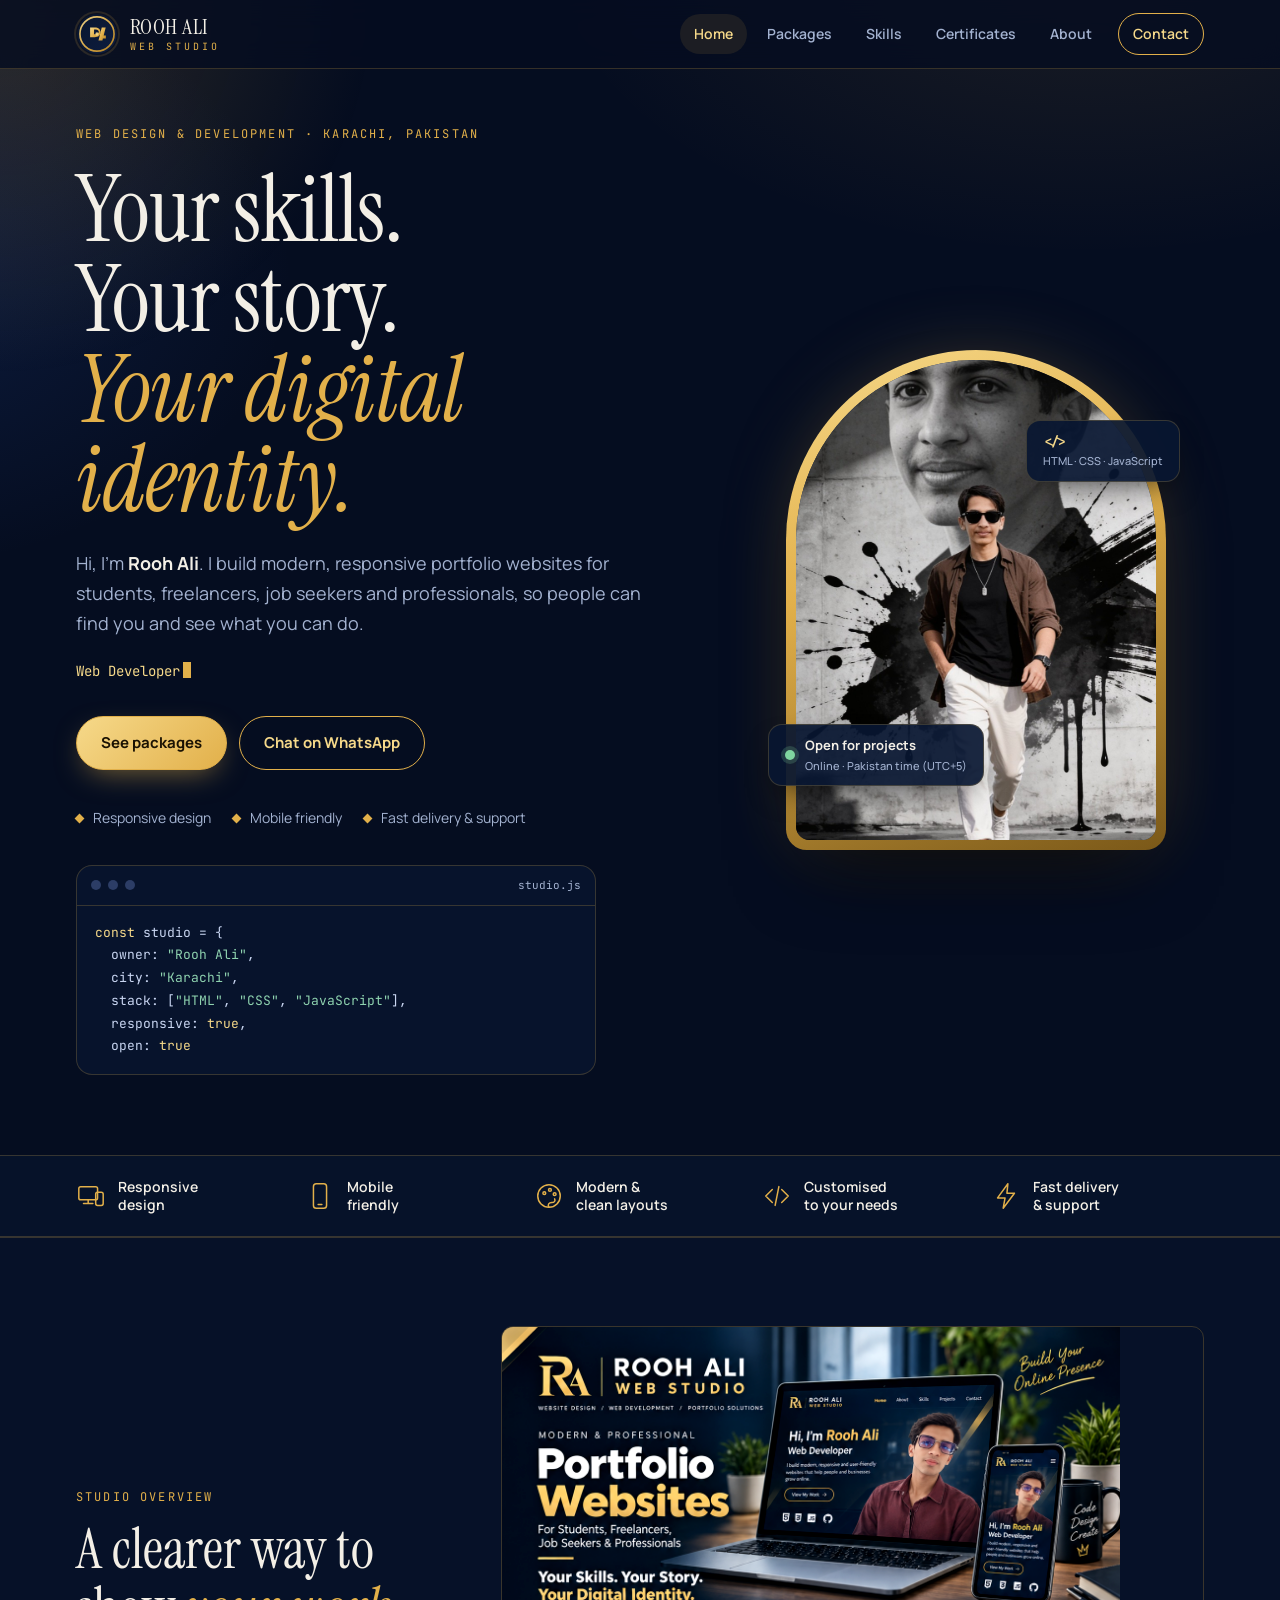
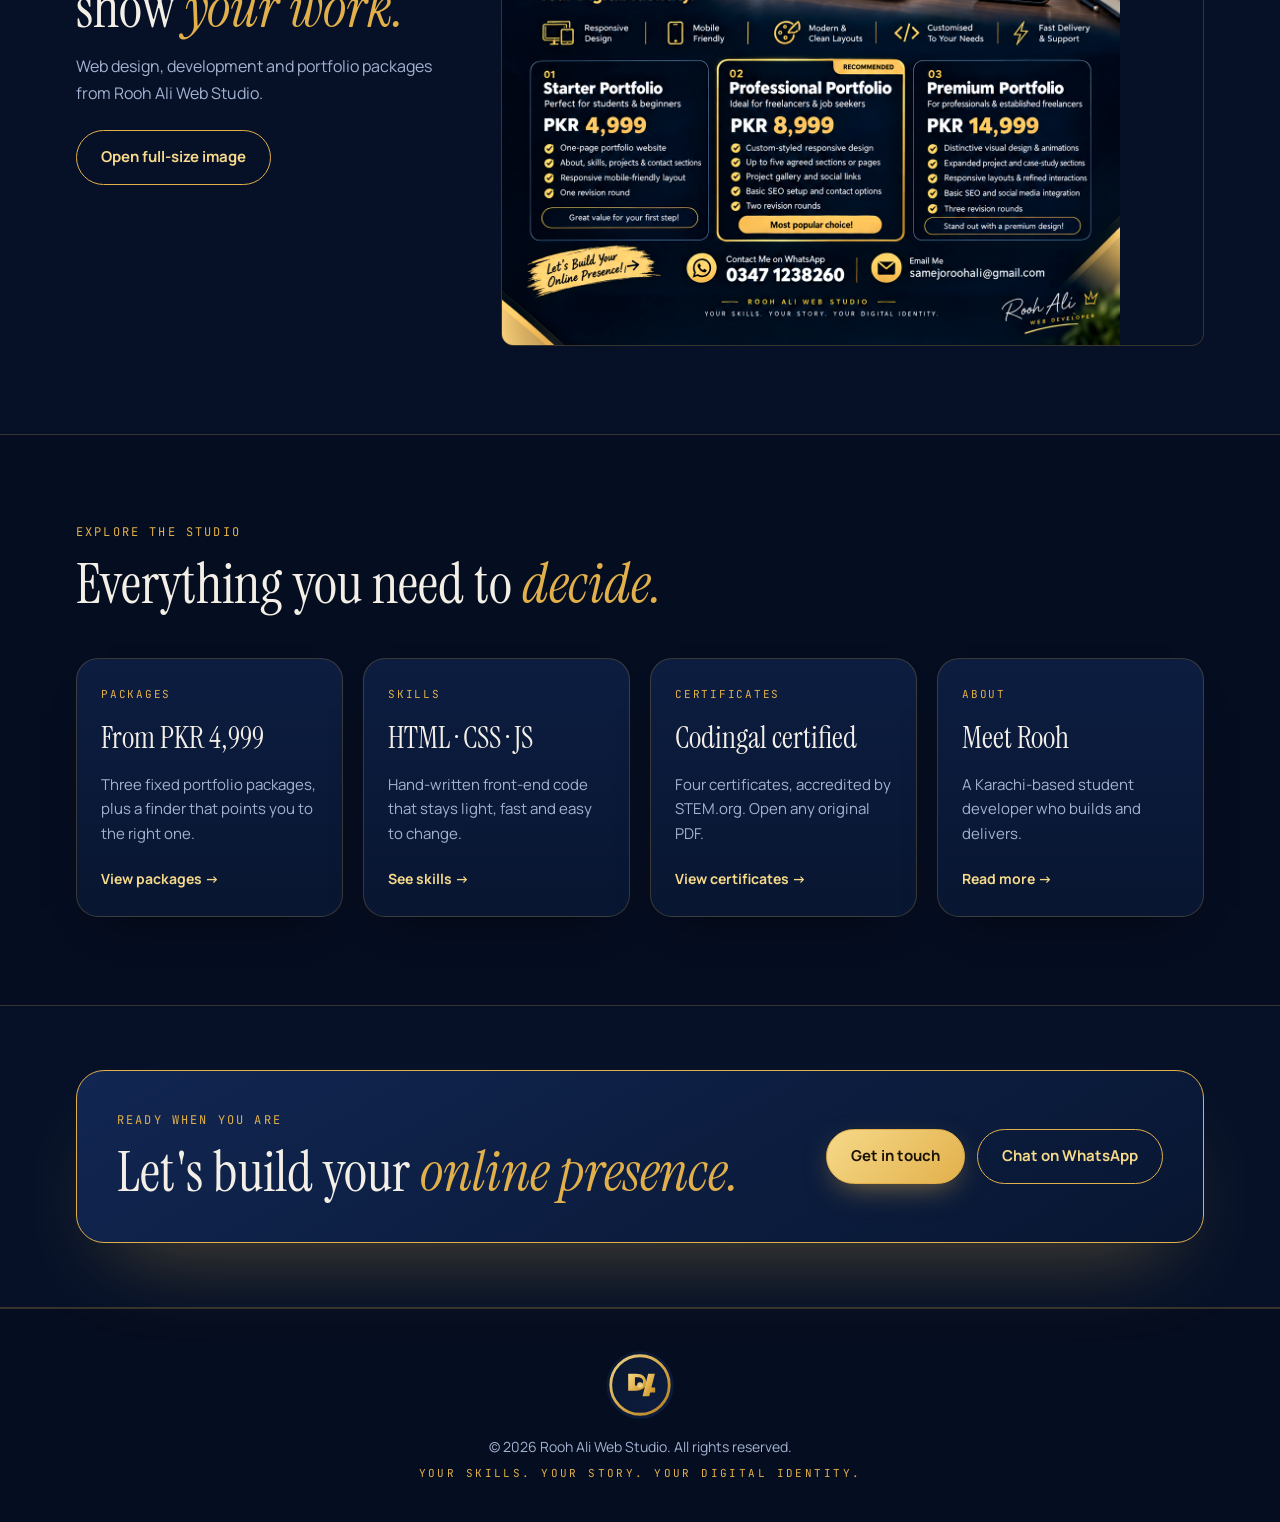
<file: index.html>
<!doctype html>
<html lang="en">

<head>
  <meta charset="utf-8">
  <meta name="viewport" content="width=device-width,initial-scale=1,viewport-fit=cover">
  <title>Rooh Ali Web Studio</title>
  <meta name="description"
    content="Rooh Ali Web Studio: modern, responsive portfolio websites for students, freelancers, job seekers and professionals. Karachi, Pakistan.">
  <meta property="og:title" content="Rooh Ali Web Studio">
  <meta property="og:description" content="Modern portfolio websites for students, freelancers and professionals.">
  <meta property="og:image" content="./ChatGPT%20Image%20Oct%2014,%202026,%2011_38_41%20AM.jpg">
  <meta property="og:type" content="website">
  <meta name="twitter:card" content="summary_large_image">
  <link rel="icon" href="./assets/logo.svg">
  <link rel="stylesheet"
    href="https://fonts.googleapis.com/css2?family=Instrument+Serif:ital@0;1&family=Manrope:wght@400;500;600;700;800&family=JetBrains+Mono:wght@400;500&display=swap">
  <link rel="stylesheet" href="./style.css">
</head>

<body>
  <header class="top">
    <div class="wrap nav">
      <a class="brand" href="./index.html" aria-label="Rooh Ali Web Studio, home"><img src="./assets/logo.svg" alt=""
          width="42" height="42"><b>ROOH ALI<span>WEB STUDIO</span></b></a>
      <button class="burger" id="burger" aria-expanded="false" aria-controls="links"
        aria-label="Open menu"><span></span></button>
      <nav class="links" id="links" aria-label="Main"><a href="./index.html" class="on" aria-current="page">Home</a><a
          href="./packages.html">Packages</a><a href="./skills.html">Skills</a><a
          href="./certificates.html">Certificates</a><a href="./about.html">About</a><a class="cta"
          href="./contact.html">Contact</a></nav>
    </div>
  </header>
  <main>
    <section class="hero">
      <div class="wrap hero-grid">
        <div>
          <div class="eyebrow">Web design &amp; development · Karachi, Pakistan</div>
          <h1>Your skills. Your story.<em>Your digital identity.</em></h1>
          <p class="sub">Hi, I'm <b>Rooh Ali</b>. I build modern, responsive portfolio websites for students,
            freelancers, job seekers and professionals, so people can find you and see what you can do.</p>
          <div class="role" aria-live="off"><span id="typed"></span><i></i></div>
          <div class="cta-row">
            <a class="btn btn-gold" href="./packages.html">See packages</a>
            <a class="btn btn-ghost"
              href="https://wa.me/923471238260?text=Hi%20Rooh%2C%20I%27d%20like%20a%20portfolio%20website."
              target="_blank" rel="noopener">Chat on WhatsApp</a>
          </div>
          <ul class="trust">
            <li>Responsive design</li>
            <li>Mobile friendly</li>
            <li>Fast delivery &amp; support</li>
          </ul>
          <div class="code" aria-hidden="true">
            <div class="bar"><i></i><i></i><i></i><span>studio.js</span></div>
            <pre id="codeout"></pre>
          </div>
        </div>
        <div class="portrait" id="portrait">
          <div class="frame" id="frame">
            <img src="./ChatGPT%20Image%20Oct%2014,%202026,%2011_38_41%20AM.jpg" alt="Rooh Ali, web developer, portrait" width="864"
              height="1536">
          </div>
          <div class="badge b1"><span class="dot"></span>
            <div>Open for projects<small>Online · Pakistan time (UTC+5)</small></div>
          </div>
          <div class="badge b2">
            <div><code>&lt;/&gt;</code><small>HTML · CSS · JavaScript</small></div>
          </div>
        </div>
      </div>
    </section>

    <div class="strip">
      <div class="wrap">
        <ul>
          <li><svg viewBox="0 0 32 32">
              <rect x="3" y="6" width="20" height="14" rx="2" />
              <path d="M8 24h10M13 20v4" />
              <rect x="21" y="12" width="8" height="14" rx="2" />
            </svg>Responsive<br>design</li>
          <li><svg viewBox="0 0 32 32">
              <rect x="9" y="3" width="14" height="26" rx="3" />
              <path d="M14 25h4" />
            </svg>Mobile<br>friendly</li>
          <li><svg viewBox="0 0 32 32">
              <circle cx="16" cy="16" r="12" />
              <circle cx="11" cy="13" r="1.5" />
              <circle cx="17" cy="9.5" r="1.5" />
              <circle cx="22" cy="14" r="1.5" />
              <path d="M16 28c-2-3 0-5 3-5s4-2 3-4" />
            </svg>Modern &amp;<br>clean layouts</li>
          <li><svg viewBox="0 0 32 32">
              <path d="M11 9l-7 7 7 7M21 9l7 7-7 7M18 6l-4 20" />
            </svg>Customised<br>to your needs</li>
          <li><svg viewBox="0 0 32 32">
              <path d="M18 3L7 18h8l-2 11 12-16h-8z" />
            </svg>Fast delivery<br>&amp; support</li>
        </ul>
      </div>
    </div>

    <section class="alt studio-art">
      <div class="wrap">
        <div class="studio-art-copy">
          <div class="eyebrow">Studio overview</div>
          <h2 class="h2">A clearer way to show <em>your work.</em></h2>
          <p class="lead">Web design, development and portfolio packages from Rooh Ali Web Studio.</p>
          <a class="btn btn-ghost" href="./ChatGPT%20Image%20Oct%2014,%202026,%2011_38_46%20AM.png" target="_blank" rel="noopener">Open full-size
            image</a>
        </div>
        <a class="studio-art-image" href="./ChatGPT%20Image%20Oct%2014,%202026,%2011_38_46%20AM.png" target="_blank" rel="noopener">
          <img src="./ChatGPT%20Image%20Oct%2014,%202026,%2011_38_46%20AM.png"
            alt="Rooh Ali Web Studio overview of portfolio services, packages and contact details" loading="lazy">
        </a>
      </div>
    </section>

    <section id="explore">
      <div class="wrap">
        <div class="sec-head rv">
          <div class="eyebrow">Explore the studio</div>
          <h2 class="h2">Everything you need to <em>decide.</em></h2>
        </div>
        <div class="explore">
          <a class="xcard rv" href="./packages.html"><small>Packages</small>
            <h3>From PKR 4,999</h3>
            <p>Three fixed portfolio packages, plus a finder that points you to the right one.</p><span class="go">View
              packages →</span>
          </a>
          <a class="xcard rv" href="./skills.html"><small>Skills</small>
            <h3>HTML · CSS · JS</h3>
            <p>Hand-written front-end code that stays light, fast and easy to change.</p><span class="go">See skills
              →</span>
          </a>
          <a class="xcard rv" href="./certificates.html"><small>Certificates</small>
            <h3>Codingal certified</h3>
            <p>Four certificates, accredited by STEM.org. Open any original PDF.</p><span class="go">View
              certificates →</span>
          </a>
          <a class="xcard rv" href="./about.html"><small>About</small>
            <h3>Meet Rooh</h3>
            <p>A Karachi-based student developer who builds and delivers.</p><span class="go">Read more →</span>
          </a>
        </div>
      </div>
    </section>
    <section class="alt" style="padding-block:64px">
      <div class="wrap">
        <div class="band rv">
          <div>
            <div class="eyebrow">Ready when you are</div>
            <h2 class="h2">Let's build your <em>online presence.</em></h2>
          </div>
          <div class="cta-row" style="margin:0"><a class="btn btn-gold" href="./contact.html">Get in touch</a><a
              class="btn btn-ghost"
              href="https://wa.me/923471238260?text=Hi%20Rooh%2C%20I%27d%20like%20a%20portfolio%20website."
              target="_blank" rel="noopener">Chat on WhatsApp</a></div>
        </div>
      </div>
    </section>
  </main>
  <footer>
    <div class="wrap"><img src="./assets/logo.svg" alt="Rooh Ali Web Studio logo" width="72" height="72">
      <div>© <span id="yr">2026</span> Rooh Ali Web Studio. All rights reserved.</div>
      <div class="tl">Your skills. Your story. Your digital identity.</div>
    </div>
  </footer>
  <button class="totop" id="totop" aria-label="Back to top">↑</button>
  <script src="./main.js"></script>
</body>

</html>
</file>
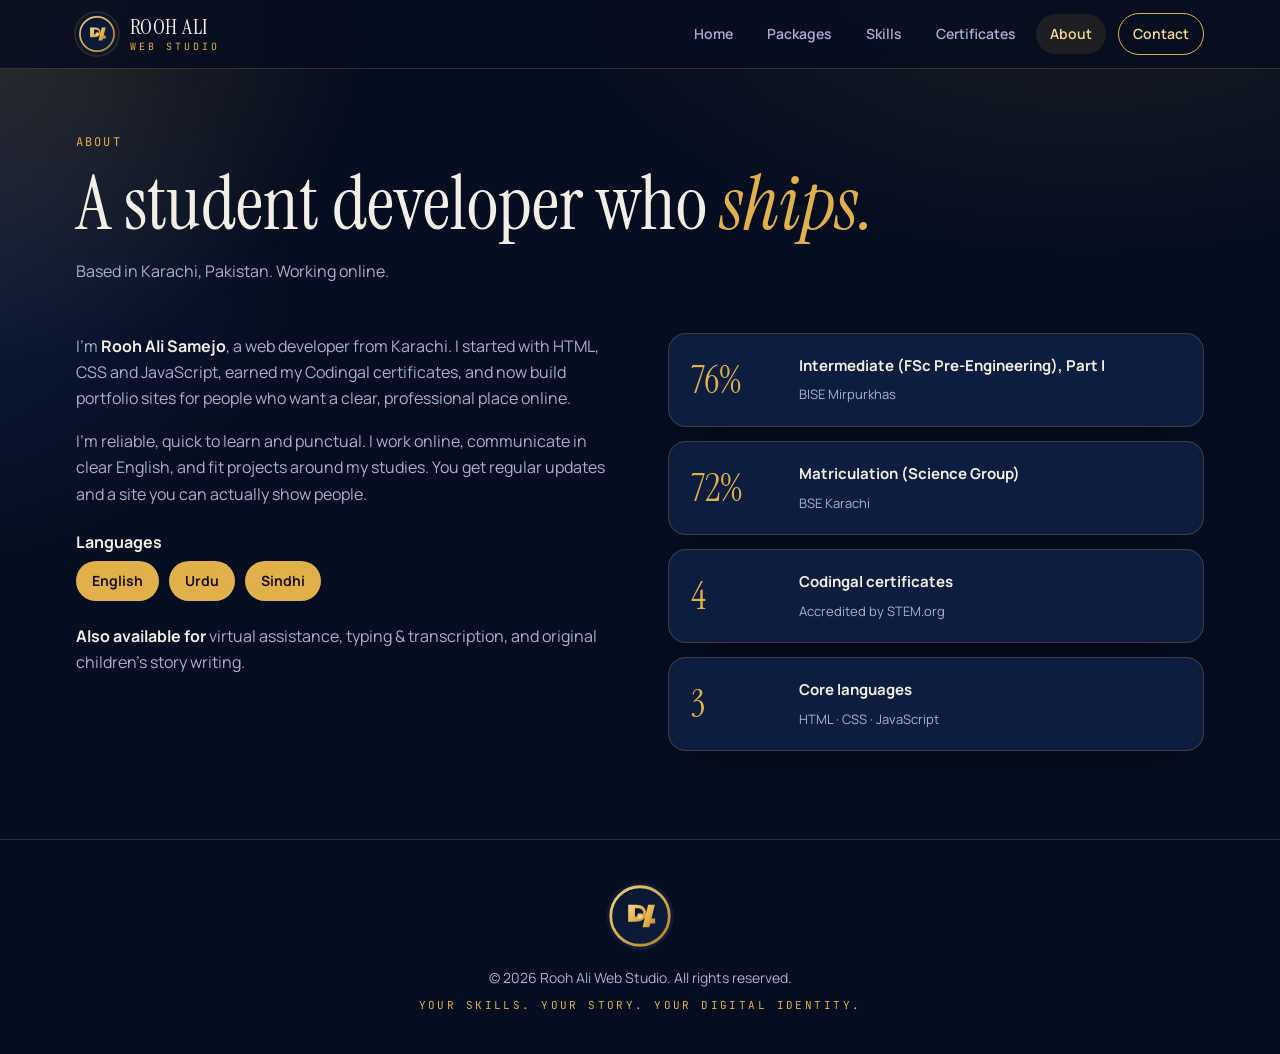
<file: about.html>
<!doctype html>
<html lang="en">

<head>
  <meta charset="utf-8">
  <meta name="viewport" content="width=device-width,initial-scale=1,viewport-fit=cover">
  <title>About | Rooh Ali Web Studio</title>
  <meta name="description"
    content="Rooh Ali Web Studio: modern, responsive portfolio websites for students, freelancers, job seekers and professionals. Karachi, Pakistan.">
  <link rel="icon" href="./assets/logo.svg">
  <link rel="stylesheet"
    href="https://fonts.googleapis.com/css2?family=Instrument+Serif:ital@0;1&family=Manrope:wght@400;500;600;700;800&family=JetBrains+Mono:wght@400;500&display=swap">
  <link rel="stylesheet" href="./style.css">
</head>

<body>
  <header class="top">
    <div class="wrap nav">
      <a class="brand" href="./index.html" aria-label="Rooh Ali Web Studio, home"><img src="./assets/logo.svg" alt=""
          width="42" height="42"><b>ROOH ALI<span>WEB STUDIO</span></b></a>
      <button class="burger" id="burger" aria-expanded="false" aria-controls="links"
        aria-label="Open menu"><span></span></button>
      <nav class="links" id="links" aria-label="Main"><a href="./index.html">Home</a><a
          href="./packages.html">Packages</a><a href="./skills.html">Skills</a><a
          href="./certificates.html">Certificates</a><a href="./about.html" class="on" aria-current="page">About</a><a
          class="cta" href="./contact.html">Contact</a></nav>
    </div>
  </header>
  <main>
    <div class="phead">
      <div class="wrap">
        <div class="eyebrow">About</div>
        <h1>A student developer who <em>ships.</em></h1>
        <p class="lead">Based in Karachi, Pakistan. Working online.</p>
      </div>
    </div>
    <section id="about">
      <div class="wrap about">
        <div class="rv">
          <div>
            <p>I'm <b>Rooh Ali Samejo</b>, a web developer from Karachi. I started with HTML, CSS and JavaScript, earned
              my Codingal certificates, and now build portfolio sites for people who want a clear, professional place
              online.</p>
            <p>I'm reliable, quick to learn and punctual. I work online, communicate in clear English, and fit projects
              around my studies. You get regular updates and a site you can actually show people.</p>
            <p style="margin-top:22px"><b>Languages</b></p>
            <div class="langs"><span>English</span><span>Urdu</span><span>Sindhi</span></div>
            <p style="margin-top:22px"><b>Also available for</b> virtual assistance, typing &amp; transcription, and
              original children's story writing.</p>
          </div>
        </div>
        <div class="facts rv">
          <div class="fact">
            <div class="n">76%</div><b>Intermediate (FSc Pre-Engineering), Part I</b><span>BISE Mirpurkhas</span>
          </div>
          <div class="fact">
            <div class="n">72%</div><b>Matriculation (Science Group)</b><span>BSE Karachi</span>
          </div>
          <div class="fact">
            <div class="n">4</div><b>Codingal certificates</b><span>Accredited by STEM.org</span>
          </div>
          <div class="fact">
            <div class="n">3</div><b>Core languages</b><span>HTML · CSS · JavaScript</span>
          </div>
        </div>
      </div>
    </section>

  </main>
  <footer>
    <div class="wrap"><img src="./assets/logo.svg" alt="Rooh Ali Web Studio logo" width="72" height="72">
      <div>© <span id="yr">2026</span> Rooh Ali Web Studio. All rights reserved.</div>
      <div class="tl">Your skills. Your story. Your digital identity.</div>
    </div>
  </footer>
  <button class="totop" id="totop" aria-label="Back to top">↑</button>
  <script src="./main.js"></script>
</body>

</html>
</file>
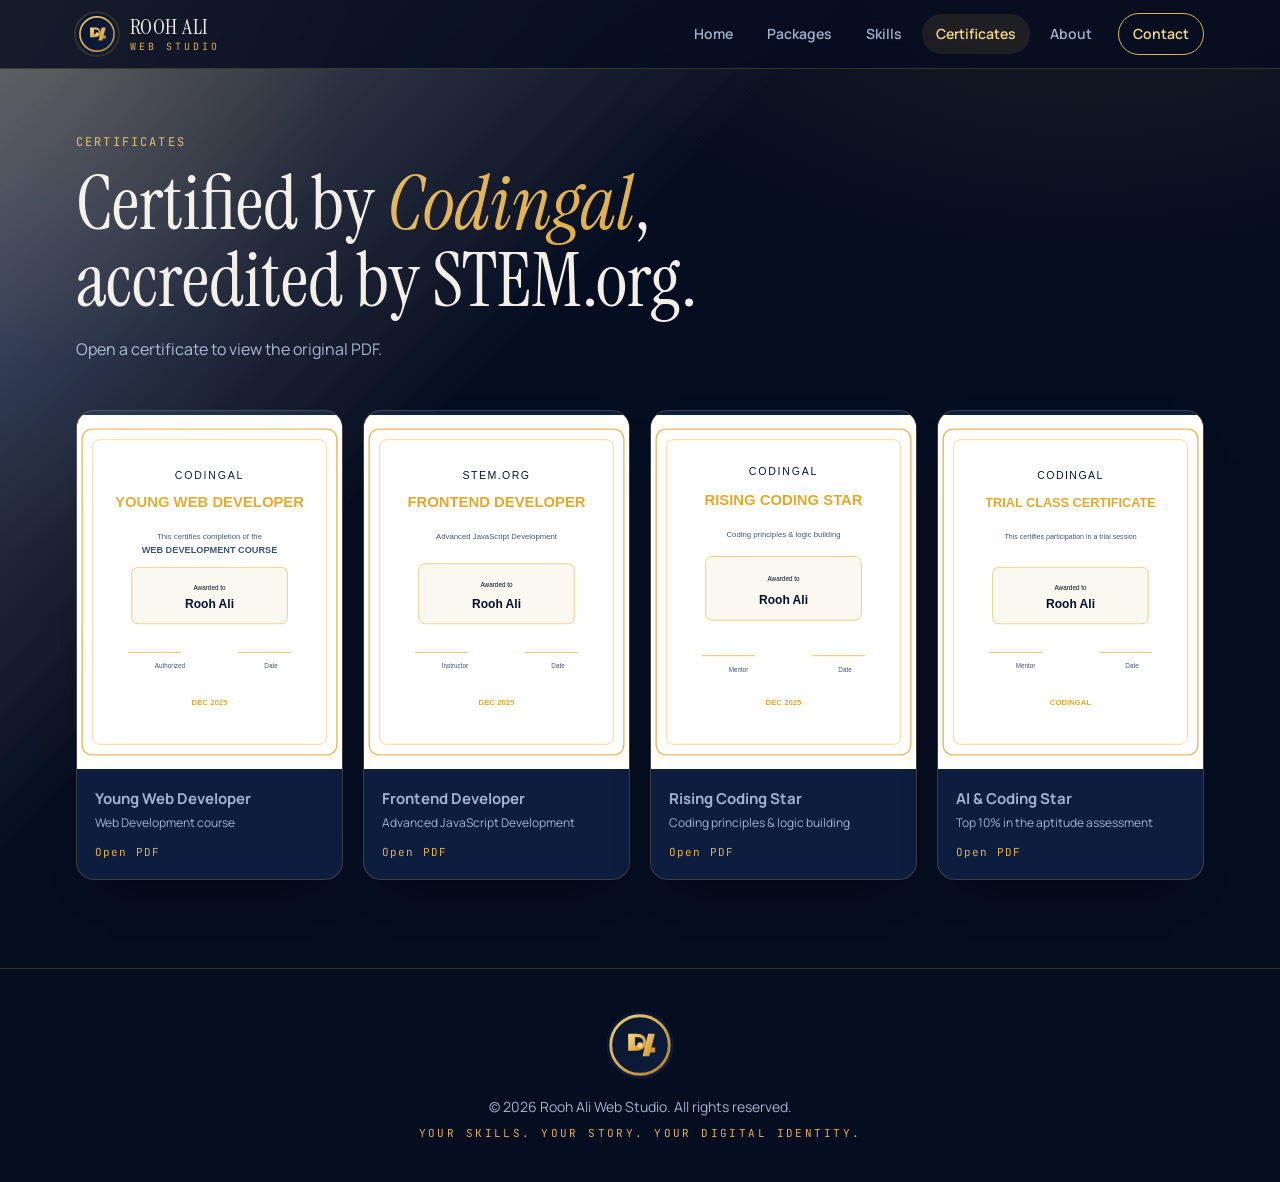
<file: certificates.html>
<!doctype html>
<html lang="en">

<head>
  <meta charset="utf-8">
  <meta name="viewport" content="width=device-width,initial-scale=1,viewport-fit=cover">
  <title>Certificates | Rooh Ali Web Studio</title>
  <meta name="description"
    content="Rooh Ali Web Studio: modern, responsive portfolio websites for students, freelancers, job seekers and professionals. Karachi, Pakistan.">
  <link rel="icon" href="./assets/logo.svg">
  <link rel="stylesheet"
    href="https://fonts.googleapis.com/css2?family=Instrument+Serif:ital@0;1&family=Manrope:wght@400;500;600;700;800&family=JetBrains+Mono:wght@400;500&display=swap">
  <link rel="stylesheet" href="./style.css">
</head>

<body>
  <header class="top">
    <div class="wrap nav">
      <a class="brand" href="./index.html" aria-label="Rooh Ali Web Studio, home"><img src="./assets/logo.svg" alt=""
          width="42" height="42"><b>ROOH ALI<span>WEB STUDIO</span></b></a>
      <button class="burger" id="burger" aria-expanded="false" aria-controls="links"
        aria-label="Open menu"><span></span></button>
      <nav class="links" id="links" aria-label="Main"><a href="./index.html">Home</a><a
          href="./packages.html">Packages</a><a href="./skills.html">Skills</a><a href="./certificates.html" class="on"
          aria-current="page">Certificates</a><a href="./about.html">About</a><a class="cta"
          href="./contact.html">Contact</a></nav>
    </div>
  </header>
  <main>
    <div class="phead">
      <div class="wrap">
        <div class="eyebrow">Certificates</div>
        <h1>Certified by <em>Codingal</em>, accredited by STEM.org.</h1>
        <p class="lead">Open a certificate to view the original PDF.</p>
      </div>
    </div>
    <section id="certificates">
      <div class="wrap">
        <div class="certs">
          <a class="cert rv" href="./Web%20Developer%20Certificate.pdf" target="_blank" rel="noopener">
            <span class="im"><img src="./assets/cert-web-preview.svg" alt="Young Web Developer certificate preview" loading="lazy"></span>
            <span class="tx"><b>Young Web Developer</b><span>Web Development course</span><em>Open PDF</em></span>
          </a>
          <a class="cert rv" href="./Frontend%20Developer%20Certificate.pdf" target="_blank" rel="noopener">
            <span class="im"><img src="./assets/cert-frontend-preview.svg" alt="Frontend Developer certificate preview" loading="lazy"></span>
            <span class="tx"><b>Frontend Developer</b><span>Advanced JavaScript Development</span><em>Open PDF</em></span>
          </a>
          <a class="cert rv" href="./Rising%20coding%20star%20Certificate.pdf" target="_blank" rel="noopener">
            <span class="im"><img src="./assets/cert-rising-preview.svg" alt="Rising Coding Star certificate preview" loading="lazy"></span>
            <span class="tx"><b>Rising Coding Star</b><span>Coding principles &amp; logic building</span><em>Open PDF</em></span>
          </a>
          <a class="cert rv" href="./codingal-trial-class-certificate-hushedDove210.pdf" target="_blank" rel="noopener">
            <span class="im"><img src="./assets/cert-trial-preview.svg" alt="AI and Coding Star certificate preview" loading="lazy"></span>
            <span class="tx"><b>AI &amp; Coding Star</b><span>Top 10% in the aptitude assessment</span><em>Open PDF</em></span>
          </a>
        </div>
      </div>
    </section>

  </main>
  <footer>
    <div class="wrap"><img src="./assets/logo.svg" alt="Rooh Ali Web Studio logo" width="72" height="72">
      <div>© <span id="yr">2026</span> Rooh Ali Web Studio. All rights reserved.</div>
      <div class="tl">Your skills. Your story. Your digital identity.</div>
    </div>
  </footer>
  <button class="totop" id="totop" aria-label="Back to top">↑</button>
  <script src="./main.js"></script>
</body>

</html>
</file>
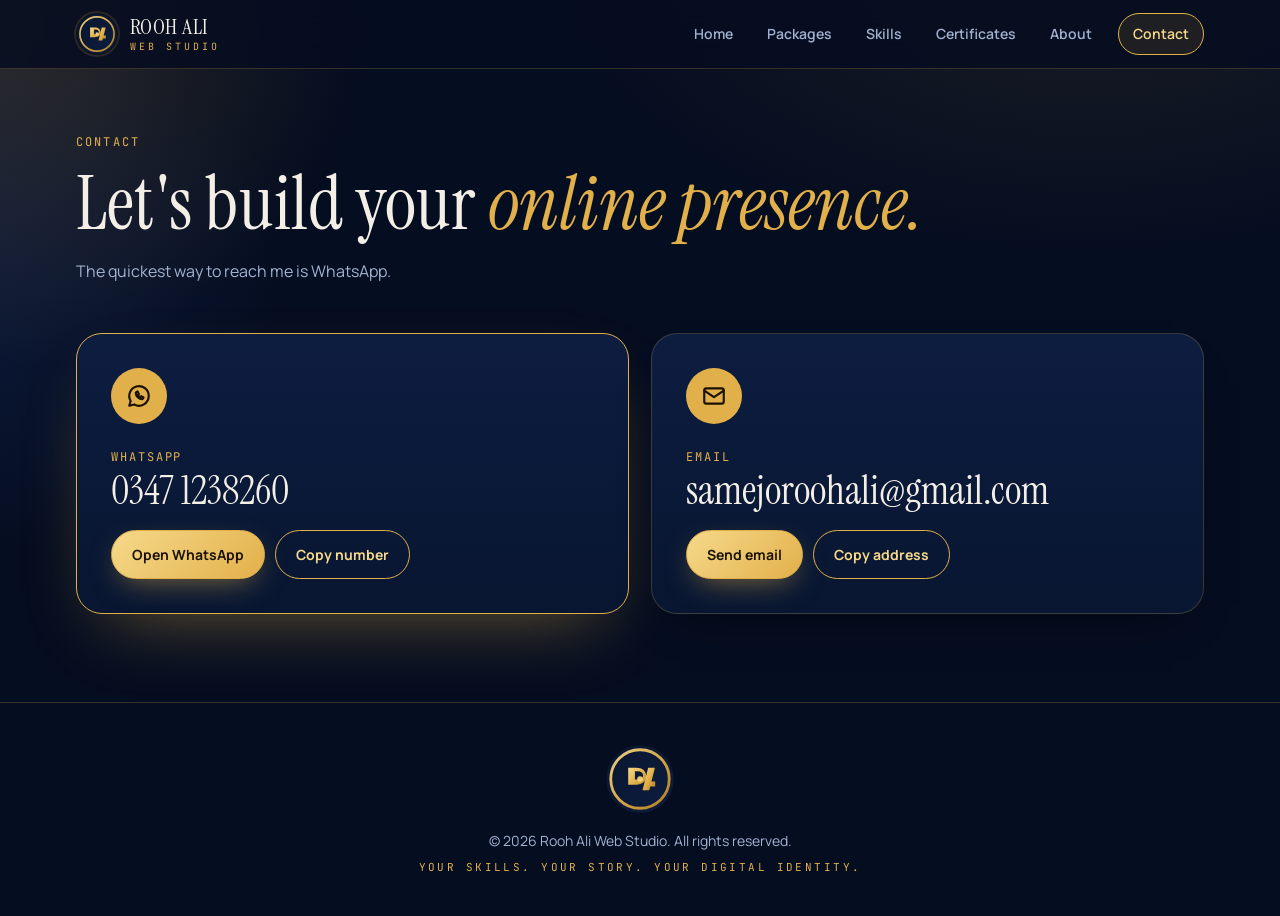
<file: contact.html>
<!doctype html>
<html lang="en">

<head>
    <meta charset="utf-8">
    <meta name="viewport" content="width=device-width,initial-scale=1,viewport-fit=cover">
    <title>Contact | Rooh Ali Web Studio</title>
    <meta name="description"
        content="Rooh Ali Web Studio: modern, responsive portfolio websites for students, freelancers, job seekers and professionals. Karachi, Pakistan.">
    <link rel="icon" href="./assets/logo.svg">
    <link rel="stylesheet"
        href="https://fonts.googleapis.com/css2?family=Instrument+Serif:ital@0;1&family=Manrope:wght@400;500;600;700;800&family=JetBrains+Mono:wght@400;500&display=swap">
    <link rel="stylesheet" href="./style.css">
</head>

<body>
    <header class="top">
        <div class="wrap nav">
            <a class="brand" href="./index.html" aria-label="Rooh Ali Web Studio, home"><img src="./assets/logo.svg" alt=""
                    width="42" height="42"><b>ROOH ALI<span>WEB STUDIO</span></b></a>
            <button class="burger" id="burger" aria-expanded="false" aria-controls="links"
                aria-label="Open menu"><span></span></button>
            <nav class="links" id="links" aria-label="Main"><a href="./index.html">Home</a><a
                    href="./packages.html">Packages</a><a href="./skills.html">Skills</a><a
                    href="./certificates.html">Certificates</a><a href="./about.html">About</a><a class="cta on"
                    href="./contact.html" aria-current="page">Contact</a></nav>
        </div>
    </header>
    <main>
        <div class="phead">
            <div class="wrap">
                <div class="eyebrow">Contact</div>
                <h1>Let's build your <em>online presence.</em></h1>
                <p class="lead">The quickest way to reach me is WhatsApp.</p>
            </div>
        </div>
        <section>
            <div class="wrap">
                <div class="ccards">
                    <article class="ccard main rv"><span class="ci"><svg viewBox="0 0 24 24">
                                <path d="M21 12a9 9 0 0 1-13.4 7.8L3 21l1.3-4.4A9 9 0 1 1 21 12z" />
                                <path d="M9 9c0 3 3 6 6 6l1.2-1.6-2.2-1.2-.9.8c-.9-.4-1.6-1.1-2-2l.8-.9L10.7 7.8z" />
                            </svg></span>
                        <div><small>WhatsApp</small><strong>0347 1238260</strong></div>
                        <div class="acts"><a class="btn btn-gold"
                                href="https://wa.me/923471238260?text=Hi%20Rooh%2C%20I%27d%20like%20a%20portfolio%20website."
                                target="_blank" rel="noopener">Open WhatsApp</a><button class="btn btn-ghost cp"
                                type="button" data-copy="0347 1238260">Copy number</button></div>
                    </article>
                    <article class="ccard rv"><span class="ci"><svg viewBox="0 0 24 24">
                                <rect x="3" y="5" width="18" height="14" rx="2" />
                                <path d="M3 7l9 6 9-6" />
                            </svg></span>
                        <div><small>Email</small><strong>samejoroohali@gmail.com</strong></div>
                        <div class="acts"><a class="btn btn-gold" href="mailto:samejoroohali@gmail.com">Send
                                email</a><button class="btn btn-ghost cp" type="button"
                                data-copy="samejoroohali@gmail.com">Copy address</button></div>
                    </article>
                </div>
            </div>
        </section>
    </main>
    <footer>
        <div class="wrap"><img src="./assets/logo.svg" alt="Rooh Ali Web Studio logo" width="72" height="72">
            <div>© <span id="yr">2026</span> Rooh Ali Web Studio. All rights reserved.</div>
            <div class="tl">Your skills. Your story. Your digital identity.</div>
        </div>
    </footer>
    <button class="totop" id="totop" aria-label="Back to top">↑</button>
    <script src="./main.js"></script>
</body>

</html>
</file>
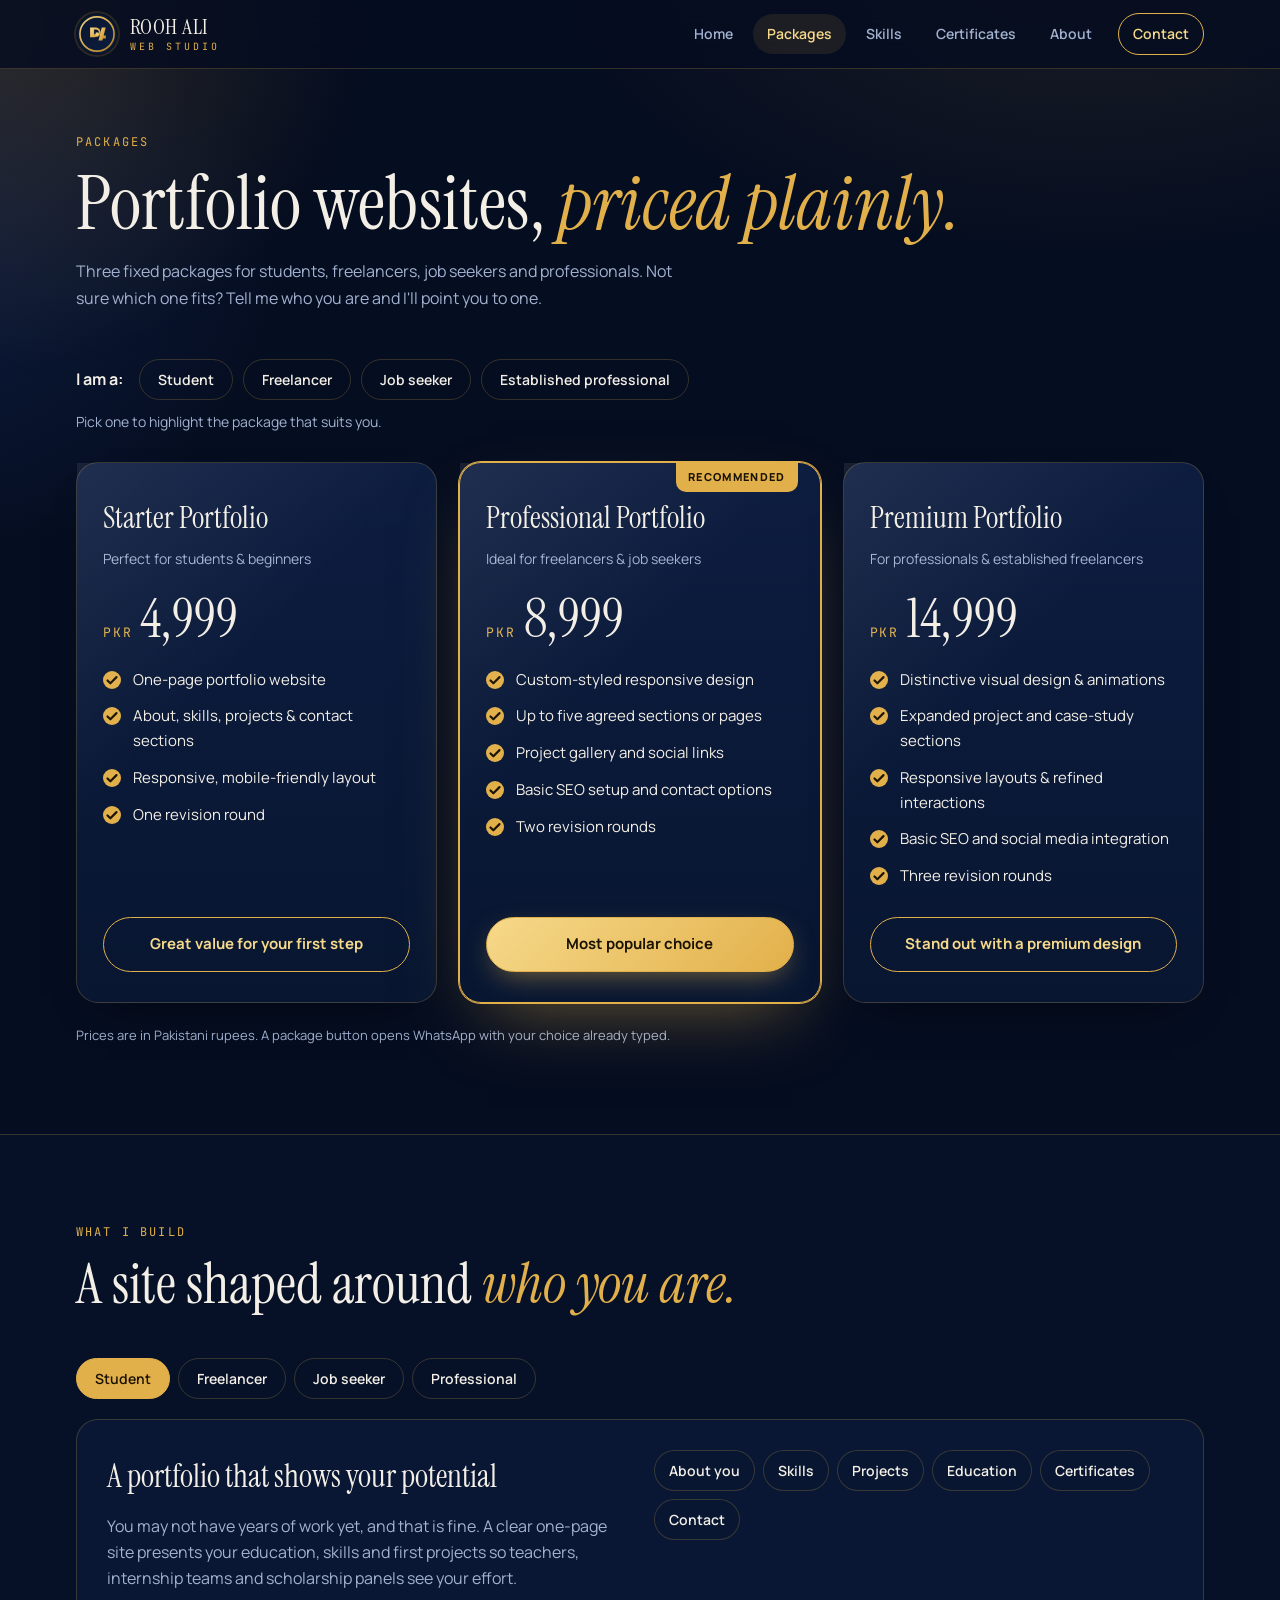
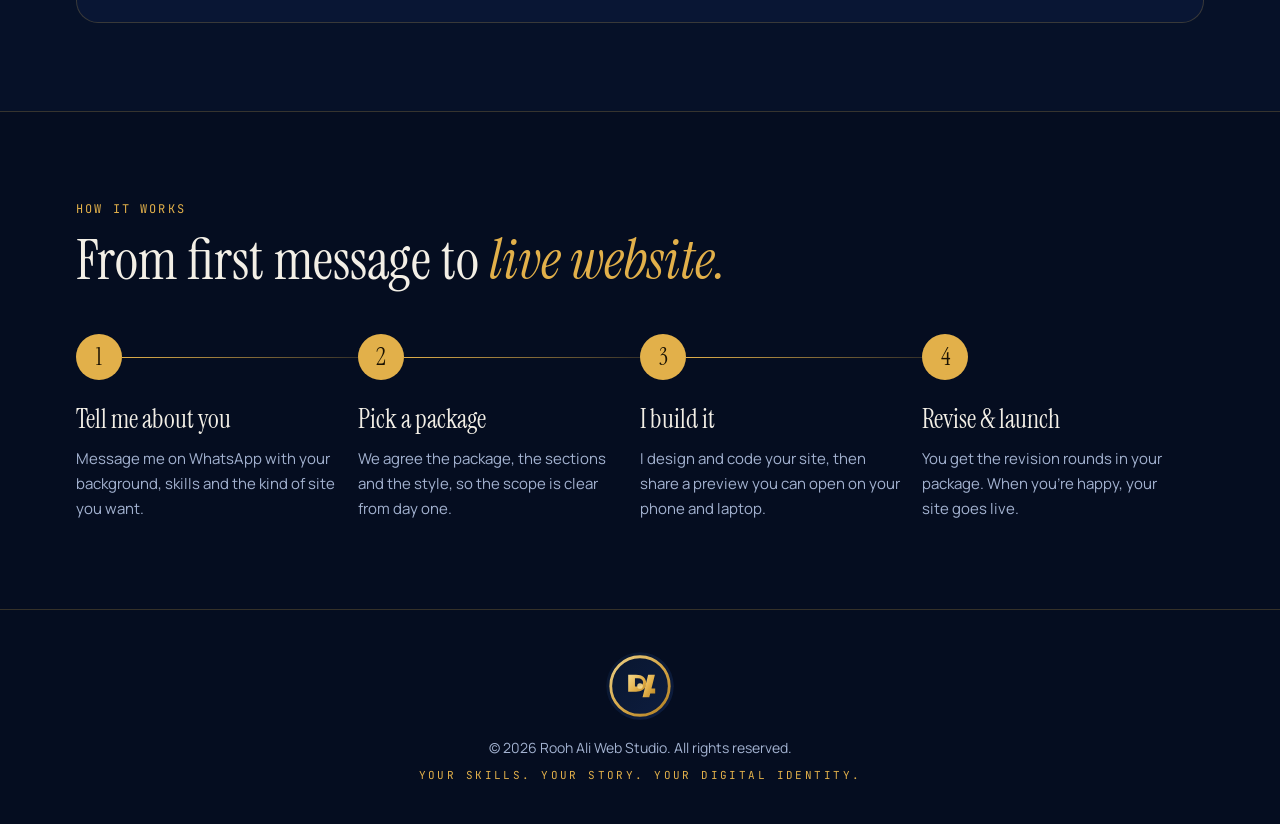
<file: packages.html>
<!doctype html>
<html lang="en">

<head>
  <meta charset="utf-8">
  <meta name="viewport" content="width=device-width,initial-scale=1,viewport-fit=cover">
  <title>Packages | Rooh Ali Web Studio</title>
  <meta name="description"
    content="Rooh Ali Web Studio: modern, responsive portfolio websites for students, freelancers, job seekers and professionals. Karachi, Pakistan.">
  <link rel="icon" href="./assets/logo.svg">
  <link rel="stylesheet"
    href="https://fonts.googleapis.com/css2?family=Instrument+Serif:ital@0;1&family=Manrope:wght@400;500;600;700;800&family=JetBrains+Mono:wght@400;500&display=swap">
  <link rel="stylesheet" href="./style.css">
</head>

<body>
  <header class="top">
    <div class="wrap nav">
      <a class="brand" href="./index.html" aria-label="Rooh Ali Web Studio, home"><img src="./assets/logo.svg" alt=""
          width="42" height="42"><b>ROOH ALI<span>WEB STUDIO</span></b></a>
      <button class="burger" id="burger" aria-expanded="false" aria-controls="links"
        aria-label="Open menu"><span></span></button>
      <nav class="links" id="links" aria-label="Main"><a href="./index.html">Home</a><a href="./packages.html" class="on"
          aria-current="page">Packages</a><a href="./skills.html">Skills</a><a href="./certificates.html">Certificates</a><a
          href="./about.html">About</a><a class="cta" href="./contact.html">Contact</a></nav>
    </div>
  </header>
  <main>
    <div class="phead">
      <div class="wrap">
        <div class="eyebrow">Packages</div>
        <h1>Portfolio websites, <em>priced plainly.</em></h1>
        <p class="lead">Three fixed packages for students, freelancers, job seekers and professionals. Not sure which
          one fits? Tell me who you are and I'll point you to one.</p>
      </div>
    </div>
    <section id="packages">
      <div class="wrap">
        <div class="finder rv" role="group" aria-label="Package finder">
          <span class="lbl">I am a:</span>
          <button class="chip" data-who="student" aria-pressed="false">Student</button>
          <button class="chip" data-who="freelancer" aria-pressed="false">Freelancer</button>
          <button class="chip" data-who="seeker" aria-pressed="false">Job seeker</button>
          <button class="chip" data-who="pro" aria-pressed="false">Established professional</button>
          <p class="finder-note" id="fnote" aria-live="polite">Pick one to highlight the package that suits you.</p>
        </div>

        <div class="plans">
          <article class="plan rv" id="plan-starter" data-name="Starter Portfolio">
            <h3>Starter Portfolio</h3>
            <p class="for">Perfect for students &amp; beginners</p>
            <div class="price"><small>PKR</small>4,999</div>
            <ul>
              <li>One-page portfolio website</li>
              <li>About, skills, projects &amp; contact sections</li>
              <li>Responsive, mobile-friendly layout</li>
              <li>One revision round</li>
            </ul>
            <a class="btn btn-ghost"
              href="https://wa.me/923471238260?text=Hi%20Rooh%2C%20I%27d%20like%20the%20Starter%20Portfolio%20%28PKR%204%2C999%29."
              target="_blank" rel="noopener">Great value for your first step</a>
          </article>
          <article class="plan rec rv" id="plan-pro" data-name="Professional Portfolio">
            <span class="tag">RECOMMENDED</span>
            <h3>Professional Portfolio</h3>
            <p class="for">Ideal for freelancers &amp; job seekers</p>
            <div class="price"><small>PKR</small>8,999</div>
            <ul>
              <li>Custom-styled responsive design</li>
              <li>Up to five agreed sections or pages</li>
              <li>Project gallery and social links</li>
              <li>Basic SEO setup and contact options</li>
              <li>Two revision rounds</li>
            </ul>
            <a class="btn btn-gold"
              href="https://wa.me/923471238260?text=Hi%20Rooh%2C%20I%27d%20like%20the%20Professional%20Portfolio%20%28PKR%208%2C999%29."
              target="_blank" rel="noopener">Most popular choice</a>
          </article>
          <article class="plan rv" id="plan-premium" data-name="Premium Portfolio">
            <h3>Premium Portfolio</h3>
            <p class="for">For professionals &amp; established freelancers</p>
            <div class="price"><small>PKR</small>14,999</div>
            <ul>
              <li>Distinctive visual design &amp; animations</li>
              <li>Expanded project and case-study sections</li>
              <li>Responsive layouts &amp; refined interactions</li>
              <li>Basic SEO and social media integration</li>
              <li>Three revision rounds</li>
            </ul>
            <a class="btn btn-ghost"
              href="https://wa.me/923471238260?text=Hi%20Rooh%2C%20I%27d%20like%20the%20Premium%20Portfolio%20%28PKR%2014%2C999%29."
              target="_blank" rel="noopener">Stand out with a premium design</a>
          </article>
        </div>
        <p class="fine">Prices are in Pakistani rupees. A package button opens WhatsApp with your choice already typed.
        </p>
      </div>
    </section>

    <section id="build" class="alt">
      <div class="wrap">
        <div class="sec-head rv">
          <div class="eyebrow">What I build</div>
          <h2 class="h2">A site shaped around <em>who you are.</em></h2>
        </div>
        <div class="tabs" role="tablist" aria-label="Website types">
          <button class="chip" role="tab" id="t-student" aria-selected="true" aria-pressed="true"
            data-tab="student">Student</button>
          <button class="chip" role="tab" id="t-freelancer" aria-selected="false" aria-pressed="false"
            data-tab="freelancer">Freelancer</button>
          <button class="chip" role="tab" id="t-seeker" aria-selected="false" aria-pressed="false" data-tab="seeker">Job
            seeker</button>
          <button class="chip" role="tab" id="t-pro" aria-selected="false" aria-pressed="false"
            data-tab="pro">Professional</button>
        </div>
        <div class="tabpanel" id="tabpanel" role="tabpanel">
          <div>
            <h3 id="tp-title"></h3>
            <p id="tp-text"></p>
          </div>
          <ul id="tp-list"></ul>
        </div>
      </div>
    </section>

    <section id="process">
      <div class="wrap">
        <div class="sec-head rv">
          <div class="eyebrow">How it works</div>
          <h2 class="h2">From first message to <em>live website.</em></h2>
        </div>
        <div class="steps">
          <div class="step rv">
            <h3>Tell me about you</h3>
            <p>Message me on WhatsApp with your background, skills and the kind of site you want.</p>
          </div>
          <div class="step rv">
            <h3>Pick a package</h3>
            <p>We agree the package, the sections and the style, so the scope is clear from day one.</p>
          </div>
          <div class="step rv">
            <h3>I build it</h3>
            <p>I design and code your site, then share a preview you can open on your phone and laptop.</p>
          </div>
          <div class="step rv">
            <h3>Revise &amp; launch</h3>
            <p>You get the revision rounds in your package. When you're happy, your site goes live.</p>
          </div>
        </div>
      </div>
    </section>

  </main>
  <footer>
    <div class="wrap"><img src="./assets/logo.svg" alt="Rooh Ali Web Studio logo" width="72" height="72">
      <div>© <span id="yr">2026</span> Rooh Ali Web Studio. All rights reserved.</div>
      <div class="tl">Your skills. Your story. Your digital identity.</div>
    </div>
  </footer>
  <button class="totop" id="totop" aria-label="Back to top">↑</button>
  <script src="./main.js"></script>
</body>

</html>
</file>
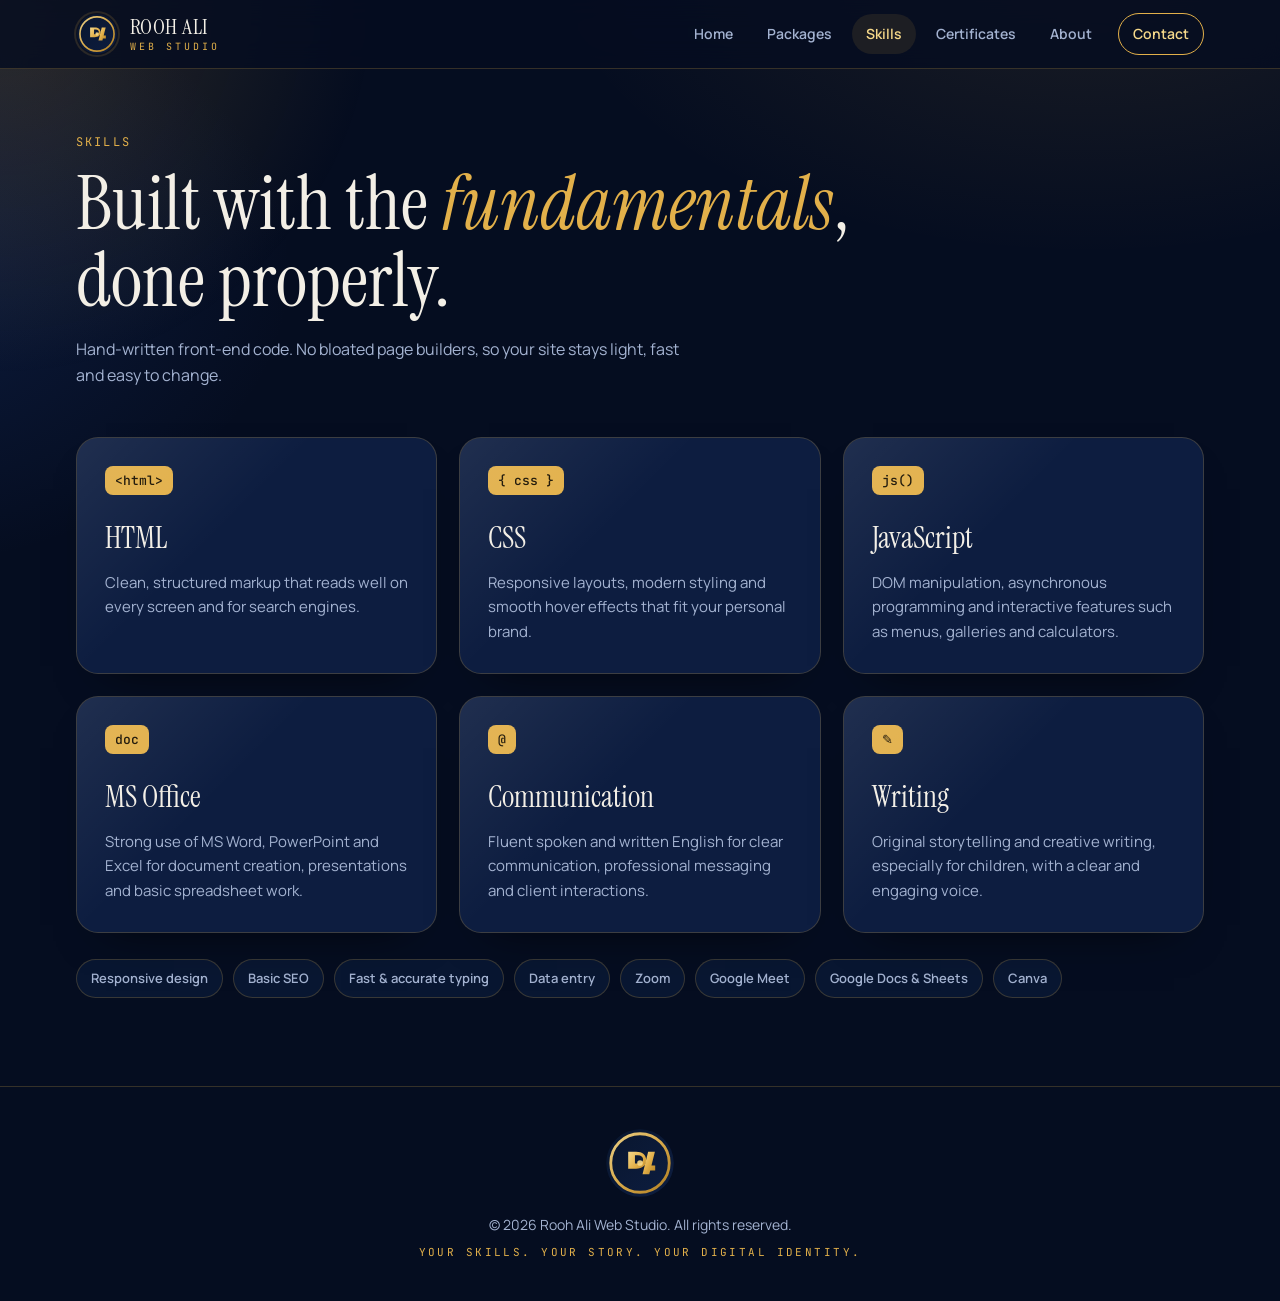
<file: skills.html>
<!doctype html>
<html lang="en">

<head>
  <meta charset="utf-8">
  <meta name="viewport" content="width=device-width,initial-scale=1,viewport-fit=cover">
  <title>Skills | Rooh Ali Web Studio</title>
  <meta name="description"
    content="Rooh Ali Web Studio: modern, responsive portfolio websites for students, freelancers, job seekers and professionals. Karachi, Pakistan.">
  <link rel="icon" href="./assets/logo.svg">
  <link rel="stylesheet"
    href="https://fonts.googleapis.com/css2?family=Instrument+Serif:ital@0;1&family=Manrope:wght@400;500;600;700;800&family=JetBrains+Mono:wght@400;500&display=swap">
  <link rel="stylesheet" href="./style.css">
</head>

<body>
  <header class="top">
    <div class="wrap nav">
      <a class="brand" href="./index.html" aria-label="Rooh Ali Web Studio, home"><img src="./assets/logo.svg" alt=""
          width="42" height="42"><b>ROOH ALI<span>WEB STUDIO</span></b></a>
      <button class="burger" id="burger" aria-expanded="false" aria-controls="links"
        aria-label="Open menu"><span></span></button>
      <nav class="links" id="links" aria-label="Main"><a href="./index.html">Home</a><a
          href="./packages.html">Packages</a><a href="./skills.html" class="on" aria-current="page">Skills</a><a
          href="./certificates.html">Certificates</a><a href="./about.html">About</a><a class="cta"
          href="./contact.html">Contact</a></nav>
    </div>
  </header>
  <main>
    <div class="phead">
      <div class="wrap">
        <div class="eyebrow">Skills</div>
        <h1>Built with the <em>fundamentals</em>, done properly.</h1>
        <p class="lead">Hand-written front-end code. No bloated page builders, so your site stays light, fast and easy
          to change.</p>
      </div>
    </div>
    <section id="skills">
      <div class="wrap">
        <div class="skills">
          <article class="skill rv"><span class="ic">&lt;html&gt;</span>
            <h3>HTML</h3>
            <p>Clean, structured markup that reads well on every screen and for search engines.</p>
          </article>
          <article class="skill rv"><span class="ic">{ css }</span>
            <h3>CSS</h3>
            <p>Responsive layouts, modern styling and smooth hover effects that fit your personal brand.</p>
          </article>
          <article class="skill rv"><span class="ic">js()</span>
            <h3>JavaScript</h3>
            <p>DOM manipulation, asynchronous programming and interactive features such as menus, galleries and
              calculators.</p>
          </article>
          <article class="skill rv"><span class="ic">doc</span>
            <h3>MS Office</h3>
            <p>Strong use of MS Word, PowerPoint and Excel for document creation, presentations and basic spreadsheet work.</p>
          </article>
          <article class="skill rv"><span class="ic">@</span>
            <h3>Communication</h3>
            <p>Fluent spoken and written English for clear communication, professional messaging and client interactions.</p>
          </article>
          <article class="skill rv"><span class="ic">✎</span>
            <h3>Writing</h3>
            <p>Original storytelling and creative writing, especially for children, with a clear and engaging voice.</p>
          </article>
        </div>
        <div class="tools rv" aria-label="Other tools">
          <span>Responsive design</span><span>Basic SEO</span><span>Fast &amp; accurate typing</span><span>Data entry</span><span>Zoom</span><span>Google Meet</span><span>Google Docs &amp; Sheets</span><span>Canva</span>
        </div>
      </div>
    </section>

  </main>
  <footer>
    <div class="wrap"><img src="./assets/logo.svg" alt="Rooh Ali Web Studio logo" width="72" height="72">
      <div>© <span id="yr">2026</span> Rooh Ali Web Studio. All rights reserved.</div>
      <div class="tl">Your skills. Your story. Your digital identity.</div>
    </div>
  </footer>
  <button class="totop" id="totop" aria-label="Back to top">↑</button>
  <script src="./main.js"></script>
</body>

</html>
</file>
<file: style.css>
/* ROOH ALI WEB STUDIO - styles
   Colours and fonts are defined once in the :root block below.
   Change --gold to recolour the whole site, --bg for the page background. */

/* Layout: single dark navy + gold page. Sticky header, split hero (copy + portrait), packages with a finder, skills, certificates with lightbox, about, process, contact that opens WhatsApp. */
:root {
  --bg: #050d20;
  --bg-2: #081631;
  --panel: #0d1d40;
  --panel-2: #112652;
  --line: rgba(226, 176, 74, .22);
  --gold: #e2b04a;
  --gold-hi: #f6d98a;
  --text: #f3efe6;
  --mute: #a3b2d0;
  --ok: #7fd6a0;
  --f-display: "Instrument Serif", "Times New Roman", serif;
  --f-body: "Manrope", system-ui, -apple-system, "Segoe UI", sans-serif;
  --f-mono: "JetBrains Mono", ui-monospace, Menlo, monospace;
  color-scheme: dark;
}

* {
  box-sizing: border-box
}

html {
  scroll-behavior: smooth;
  scroll-padding-top: 84px
}

body {
  margin: 0;
  background: var(--bg);
  color: var(--text);
  font-family: var(--f-body);
  font-size: 16px;
  line-height: 1.65;
  overflow-x: hidden;
  background-image: radial-gradient(900px 500px at 85% -5%, rgba(226, 176, 74, .10), transparent 60%), radial-gradient(700px 500px at -10% 30%, rgba(40, 80, 170, .22), transparent 60%);
  background-attachment: fixed
}

body::before {
  content: "";
  position: fixed;
  inset: 0;
  background: radial-gradient(circle at top left, rgba(226, 176, 74, .18), transparent 24%);
  pointer-events: none;
  z-index: -1
}

img {
  max-width: 100%;
  display: block
}

a {
  color: inherit
}

h1,
h2,
h3 {
  margin: 0;
  font-weight: 500;
  text-wrap: balance
}

p {
  margin: 0
}

:focus-visible {
  outline: 2px solid var(--gold-hi);
  outline-offset: 3px;
  border-radius: 6px
}

.wrap {
  width: 100%;
  max-width: 1160px;
  margin-inline: auto;
  padding-left: max(16px, env(safe-area-inset-left, 0px));
  padding-right: max(16px, env(safe-area-inset-right, 0px))
}

section {
  padding-block: 88px
}

.eyebrow {
  font-family: var(--f-mono);
  font-size: 12px;
  letter-spacing: .18em;
  text-transform: uppercase;
  color: var(--gold)
}

.h2 {
  font-family: var(--f-display);
  font-size: clamp(34px, 5vw, 56px);
  line-height: 1.05;
  margin-top: 12px
}

.h2 em {
  color: var(--gold);
  font-style: italic
}

.lead {
  color: var(--mute);
  max-width: 62ch;
  margin-top: 16px
}

.sec-head {
  margin-bottom: 44px
}

/* buttons */
.btn {
  display: inline-flex;
  align-items: center;
  justify-content: center;
  gap: 10px;
  padding: 14px 24px;
  border-radius: 999px;
  font-weight: 700;
  font-size: 15px;
  text-decoration: none;
  border: 1px solid var(--gold);
  cursor: pointer;
  font-family: inherit;
  transition: transform .2s, background .2s, box-shadow .2s, color .2s
}

.btn-gold {
  background: linear-gradient(135deg, var(--gold-hi), var(--gold));
  color: #1a1203;
  box-shadow: 0 10px 30px -10px rgba(226, 176, 74, .6)
}

.btn-gold:hover {
  transform: translateY(-2px);
  box-shadow: 0 16px 36px -10px rgba(226, 176, 74, .75)
}

.btn-ghost {
  background: transparent;
  color: var(--gold-hi)
}

.btn-ghost:hover {
  background: rgba(226, 176, 74, .12);
  transform: translateY(-2px)
}

/* header */
header.top {
  position: sticky;
  top: env(safe-area-inset-top, 0px);
  z-index: 50;
  background: rgba(5, 13, 32, .82);
  backdrop-filter: blur(14px);
  -webkit-backdrop-filter: blur(14px);
  border-bottom: 1px solid var(--line)
}

.nav {
  display: flex;
  align-items: center;
  justify-content: space-between;
  gap: 16px;
  height: 68px
}

.brand {
  display: flex;
  align-items: center;
  gap: 12px;
  text-decoration: none
}

.brand img {
  width: 42px;
  height: 42px;
  border-radius: 50%;
  box-shadow: 0 0 0 2px rgba(226, 176, 74, .15)
}

.brand b {
  font-family: var(--f-display);
  font-size: 22px;
  font-weight: 400;
  letter-spacing: .02em;
  line-height: 1
}

.brand b span {
  display: block;
  font-family: var(--f-mono);
  font-size: 10px;
  letter-spacing: .3em;
  color: var(--gold);
  margin-top: 4px
}

.links {
  display: flex;
  align-items: center;
  gap: 6px
}

.links a {
  padding: 8px 14px;
  border-radius: 999px;
  text-decoration: none;
  font-size: 14px;
  font-weight: 600;
  color: var(--mute);
  transition: color .2s, background .2s
}

.links a:hover,
.links a.on {
  color: var(--gold-hi);
  background: rgba(226, 176, 74, .1)
}

.links a.cta {
  border: 1px solid var(--gold);
  color: var(--gold-hi);
  margin-left: 6px
}

.burger {
  display: none;
  background: none;
  border: 1px solid var(--line);
  color: var(--gold-hi);
  width: 44px;
  height: 44px;
  border-radius: 12px;
  cursor: pointer;
  align-items: center;
  justify-content: center
}

.burger span,
.burger span::before,
.burger span::after {
  display: block;
  width: 18px;
  height: 2px;
  background: currentColor;
  position: relative;
  transition: transform .25s, background .25s
}

.burger span::before,
.burger span::after {
  content: "";
  position: absolute;
  left: 0
}

.burger span::before {
  top: -6px
}

.burger span::after {
  top: 6px
}

.burger[aria-expanded="true"] span {
  background: transparent
}

.burger[aria-expanded="true"] span::before {
  transform: translateY(6px) rotate(45deg)
}

.burger[aria-expanded="true"] span::after {
  transform: translateY(-6px) rotate(-45deg)
}

/* hero */
.hero {
  padding-block: 56px 80px
}

.hero-grid {
  display: grid;
  grid-template-columns: 1.15fr .85fr;
  gap: 56px;
  align-items: center
}

.hero-grid>* {
  min-width: 0
}

.hero h1 {
  font-family: var(--f-display);
  font-size: clamp(46px, 7.4vw, 92px);
  line-height: .98;
  margin-top: 20px;
  letter-spacing: -.01em
}

.hero h1 em {
  color: var(--gold);
  font-style: italic;
  display: block
}

.hero .sub {
  font-size: 18px;
  color: var(--mute);
  max-width: 52ch;
  margin-top: 24px
}

.hero .sub b {
  color: var(--text)
}

.role {
  font-family: var(--f-mono);
  font-size: 14px;
  margin-top: 22px;
  color: var(--gold-hi);
  min-height: 22px
}

.role i {
  display: inline-block;
  width: 8px;
  height: 16px;
  background: var(--gold);
  vertical-align: -2px;
  margin-left: 3px;
  animation: blink 1s steps(2) infinite
}

@keyframes blink {
  50% {
    opacity: 0
  }
}

.cta-row {
  display: flex;
  flex-wrap: wrap;
  gap: 12px;
  margin-top: 32px
}

.trust {
  display: flex;
  flex-wrap: wrap;
  gap: 10px 22px;
  margin-top: 36px;
  padding: 0;
  list-style: none;
  color: var(--mute);
  font-size: 14px
}

.trust li::before {
  content: "";
  display: inline-block;
  width: 7px;
  height: 7px;
  background: var(--gold);
  transform: rotate(45deg);
  margin-right: 10px;
  vertical-align: 1px
}

.portrait {
  position: relative;
  justify-self: center;
  width: min(100%, 380px)
}

.frame {
  position: relative;
  border-radius: 220px 220px 24px 24px;
  padding: 10px;
  background: linear-gradient(160deg, var(--gold-hi), var(--gold) 40%, #7a5818);
  box-shadow: 0 40px 80px -30px rgba(0, 0, 0, .8), 0 0 80px -20px rgba(226, 176, 74, .35);
  transform-style: preserve-3d;
  transition: transform .15s ease-out;
  animation: float 6s ease-in-out infinite
}

@keyframes float {
  0%, 100% { transform: translateY(0) }
  50% { transform: translateY(-8px) }
}

.frame img {
  width: 100%;
  height: auto;
  aspect-ratio: 3/4;
  object-fit: cover;
  object-position: 50% 62%;
  border-radius: 210px 210px 16px 16px;
  background: var(--panel)
}

.badge {
  position: absolute;
  display: flex;
  align-items: center;
  gap: 10px;
  padding: 10px 16px;
  border-radius: 14px;
  background: rgba(8, 22, 49, .92);
  border: 1px solid var(--line);
  font-size: 13px;
  font-weight: 700;
  box-shadow: 0 14px 30px -12px rgba(0, 0, 0, .7)
}

.badge small {
  display: block;
  font-weight: 500;
  color: var(--mute);
  font-size: 11px
}

.badge .dot {
  width: 10px;
  height: 10px;
  border-radius: 50%;
  background: var(--ok);
  box-shadow: 0 0 0 4px rgba(127, 214, 160, .2)
}

.b1 {
  left: -18px;
  bottom: 64px
}

.b2 {
  right: -14px;
  top: 70px
}

.b2 code {
  font-family: var(--f-mono);
  color: var(--gold-hi)
}

/* code window */
.code {
  margin-top: 36px;
  border: 1px solid var(--line);
  border-radius: 16px;
  background: rgba(8, 22, 49, .75);
  overflow: hidden;
  max-width: 520px
}

.code .bar {
  display: flex;
  gap: 7px;
  padding: 10px 14px;
  border-bottom: 1px solid var(--line);
  align-items: center
}

.code .bar i {
  width: 10px;
  height: 10px;
  border-radius: 50%;
  background: #2c3d66
}

.code .bar span {
  margin-left: auto;
  font-family: var(--f-mono);
  font-size: 11px;
  color: var(--mute)
}

.code pre {
  margin: 0;
  padding: 16px 18px;
  font-family: var(--f-mono);
  font-size: 13px;
  line-height: 1.75;
  color: #c9d6f2;
  overflow-x: auto;
  min-height: 150px
}

.code .k {
  color: var(--gold-hi)
}

.code .s {
  color: #8fd3b0
}

.code .c {
  color: #6f80a6
}

/* strip */
.strip {
  border-block: 1px solid var(--line);
  background: rgba(8, 22, 49, .6);
  padding-block: 22px
}

.strip ul {
  display: grid;
  grid-template-columns: repeat(5, 1fr);
  gap: 16px;
  margin: 0;
  padding: 0;
  list-style: none
}

.strip li {
  display: flex;
  align-items: center;
  gap: 12px;
  font-weight: 600;
  font-size: 14px;
  line-height: 1.3
}

.strip svg {
  flex: none;
  width: 30px;
  height: 30px;
  stroke: var(--gold);
  fill: none;
  stroke-width: 1.6;
  stroke-linecap: round;
  stroke-linejoin: round
}

/* finder */
.finder {
  display: flex;
  flex-wrap: wrap;
  gap: 10px;
  align-items: center;
  margin-bottom: 28px
}

.finder .lbl {
  font-weight: 700;
  margin-right: 6px
}

.chip {
  padding: 10px 18px;
  border-radius: 999px;
  border: 1px solid var(--line);
  background: transparent;
  color: var(--text);
  font-family: inherit;
  font-size: 14px;
  font-weight: 600;
  cursor: pointer;
  transition: all .2s
}

.chip:hover {
  border-color: var(--gold)
}

.chip[aria-pressed="true"] {
  background: var(--gold);
  color: #1a1203;
  border-color: var(--gold)
}

.finder-note {
  flex-basis: 100%;
  color: var(--mute);
  font-size: 14px;
  min-height: 24px
}

.finder-note b {
  color: var(--gold-hi)
}

/* packages */
.plans {
  display: grid;
  grid-template-columns: repeat(3, 1fr);
  gap: 22px;
  align-items: stretch
}

.plan {
  position: relative;
  display: flex;
  flex-direction: column;
  min-width: 0;
  padding: 30px 26px;
  border: 1px solid var(--line);
  border-radius: 22px;
  background: linear-gradient(180deg, var(--panel), var(--bg-2));
  transition: transform .25s, border-color .25s, box-shadow .25s
}

.plan:hover {
  transform: translateY(-4px);
  border-color: var(--gold)
}

.plan.rec {
  border-color: var(--gold);
  box-shadow: 0 0 0 1px var(--gold), 0 30px 70px -30px rgba(226, 176, 74, .5)
}

.plan.pick {
  border-color: var(--gold-hi);
  box-shadow: 0 0 0 2px var(--gold-hi), 0 30px 70px -20px rgba(246, 217, 138, .55);
  transform: translateY(-6px)
}

.tag {
  position: absolute;
  top: -1px;
  right: 22px;
  background: var(--gold);
  color: #1a1203;
  font-size: 11px;
  font-weight: 800;
  letter-spacing: .12em;
  padding: 6px 12px;
  border-radius: 0 0 10px 10px
}

.plan h3 {
  font-family: var(--f-display);
  font-size: 30px
}

.plan .for {
  color: var(--mute);
  font-size: 14px;
  margin-top: 4px
}

.price {
  margin: 22px 0;
  font-family: var(--f-display);
  font-size: 54px;
  line-height: 1;
  font-variant-numeric: tabular-nums
}

.price small {
  font-family: var(--f-mono);
  font-size: 13px;
  letter-spacing: .14em;
  color: var(--gold);
  margin-right: 8px
}

.plan ul {
  margin: 0 0 28px;
  padding: 0;
  list-style: none;
  display: grid;
  gap: 12px;
  font-size: 15px
}

.plan li {
  display: flex;
  gap: 12px;
  align-items: flex-start
}

.plan li::before {
  content: "";
  flex: none;
  width: 18px;
  height: 18px;
  margin-top: 3px;
  border-radius: 50%;
  background: var(--gold) url("data:image/svg+xml,%3Csvg xmlns='http://www.w3.org/2000/svg' viewBox='0 0 20 20'%3E%3Cpath d='M5 10.5l3.2 3.2L15 6.8' fill='none' stroke='%231a1203' stroke-width='2.4' stroke-linecap='round' stroke-linejoin='round'/%3E%3C/svg%3E") center/100% no-repeat
}

.plan .btn {
  margin-top: auto;
  width: 100%
}

.fine {
  margin-top: 22px;
  color: var(--mute);
  font-size: 13px
}

/* what I build tabs */
.tabs {
  display: flex;
  flex-wrap: wrap;
  gap: 8px;
  margin-bottom: 20px
}

.tabpanel {
  display: grid;
  grid-template-columns: 1fr 1fr;
  gap: 28px;
  border: 1px solid var(--line);
  border-radius: 22px;
  padding: 30px;
  background: rgba(13, 29, 64, .55)
}

.tabpanel>* {
  min-width: 0
}

.tabpanel h3 {
  font-family: var(--f-display);
  font-size: 32px
}

.tabpanel p {
  color: var(--mute);
  margin-top: 10px
}

.tabpanel ul {
  margin: 0;
  padding: 0;
  list-style: none;
  display: flex;
  flex-wrap: wrap;
  gap: 8px;
  align-content: flex-start
}

.tabpanel li {
  padding: 8px 14px;
  border-radius: 999px;
  border: 1px solid var(--line);
  font-size: 14px;
  font-weight: 600;
  background: var(--bg-2)
}

/* skills */
.skills {
  display: grid;
  grid-template-columns: repeat(3, 1fr);
  gap: 22px
}

.skill {
  min-width: 0;
  padding: 28px;
  border-radius: 22px;
  border: 1px solid var(--line);
  background: var(--panel);
  position: relative;
  overflow: hidden;
  transition: transform .25s, border-color .25s
}

.skill:hover {
  transform: translateY(-4px);
  border-color: var(--gold)
}

.skill .ic {
  font-family: var(--f-mono);
  font-size: 13px;
  color: #1a1203;
  background: var(--gold);
  display: inline-block;
  padding: 4px 10px;
  border-radius: 8px;
  font-weight: 500
}

.skill h3 {
  font-family: var(--f-display);
  font-size: 30px;
  margin-top: 18px
}

.skill p {
  color: var(--mute);
  margin-top: 8px;
  font-size: 15px
}

.tools {
  display: flex;
  flex-wrap: wrap;
  gap: 10px;
  margin-top: 26px
}

.tools span {
  font-size: 13px;
  font-weight: 600;
  padding: 8px 14px;
  border-radius: 999px;
  background: var(--bg-2);
  border: 1px solid var(--line);
  color: var(--mute)
}

.skill,
.plan,
.cert,
.fact,
.xcard,
.ccard {
  box-shadow: 0 22px 44px -30px rgba(0, 0, 0, .8)
}

.skill::before,
.plan::before,
.cert::before {
  content: "";
  position: absolute;
  inset: 0;
  background: linear-gradient(135deg, rgba(255,255,255,.08), transparent 40%);
  pointer-events: none
}

.cert .im img,
.studio-art-image img {
  filter: saturate(1.08) contrast(1.08)
}

/* certificates */
.certs {
  display: grid;
  grid-template-columns: repeat(4, 1fr);
  gap: 20px
}

.cert {
  min-width: 0;
  display: flex;
  flex-direction: column;
  padding: 0;
  text-align: left;
  background: var(--panel);
  border: 1px solid var(--line);
  border-radius: 18px;
  overflow: hidden;
  cursor: pointer;
  color: inherit;
  font-family: inherit;
  text-decoration: none;
  transition: transform .25s, border-color .25s
}

.cert:hover {
  transform: translateY(-5px);
  border-color: var(--gold)
}

.cert .im {
  aspect-ratio: 3/4;
  background: #fff;
  overflow: hidden;
  display: block
}

.cert .im img {
  width: 100%;
  height: 100%;
  object-fit: cover;
  object-position: top
}

.cert .im iframe {
  width: 100%;
  height: 100%;
  border: 0;
  pointer-events: none
}

.cert.land .im img {
  object-fit: contain
}

.cert .tx {
  padding: 16px 18px 18px
}

.cert b {
  display: block;
  font-size: 15px;
  line-height: 1.35
}

.cert span {
  display: block;
  font-size: 12px;
  color: var(--mute);
  margin-top: 4px
}

.cert em {
  font-style: normal;
  font-family: var(--f-mono);
  font-size: 11px;
  color: var(--gold);
  letter-spacing: .1em;
  display: block;
  margin-top: 10px
}

dialog.lb {
  border: 1px solid var(--gold);
  border-radius: 20px;
  background: var(--bg-2);
  color: var(--text);
  padding: 0;
  width: min(92vw, 860px);
  max-height: 92vh;
  overflow: auto
}

dialog.lb::backdrop {
  background: rgba(2, 6, 16, .82);
  backdrop-filter: blur(4px)
}

.lb-in {
  display: grid;
  gap: 14px;
  padding: 18px
}

.lb img {
  width: 100%;
  max-height: 68vh;
  object-fit: contain;
  background: #fff;
  border-radius: 12px
}

.lb h3 {
  font-family: var(--f-display);
  font-size: 28px
}

.lb p {
  color: var(--mute);
  font-size: 14px
}

.lb .x {
  justify-self: end
}

/* about */
.about {
  display: grid;
  grid-template-columns: 1fr 1fr;
  gap: 56px
}

.about>* {
  min-width: 0
}

.about p+p {
  margin-top: 16px
}

.about p {
  color: var(--mute)
}

.about p b {
  color: var(--text)
}

.facts {
  display: grid;
  gap: 14px
}

.fact {
  display: grid;
  grid-template-columns: auto 1fr;
  gap: 6px 18px;
  padding: 20px 22px;
  border: 1px solid var(--line);
  border-radius: 18px;
  background: var(--panel)
}

.fact .n {
  font-family: var(--f-display);
  font-size: 38px;
  line-height: 1;
  color: var(--gold);
  grid-row: span 2;
  align-self: center;
  min-width: 90px;
  font-variant-numeric: tabular-nums
}

.fact b {
  font-size: 15px
}

.fact span {
  font-size: 13px;
  color: var(--mute)
}

.langs {
  display: flex;
  flex-wrap: wrap;
  gap: 10px;
  margin-top: 6px
}

.langs span {
  padding: 8px 16px;
  border-radius: 999px;
  background: var(--gold);
  color: #1a1203;
  font-weight: 700;
  font-size: 14px
}

/* process */
.steps {
  display: grid;
  grid-template-columns: repeat(4, 1fr);
  gap: 0;
  counter-reset: s;
  position: relative
}

.step {
  padding: 0 22px 0 0;
  position: relative;
  min-width: 0
}

.step::before {
  counter-increment: s;
  content: counter(s);
  display: flex;
  align-items: center;
  justify-content: center;
  width: 46px;
  height: 46px;
  border-radius: 50%;
  background: var(--gold);
  color: #1a1203;
  font-family: var(--f-display);
  font-size: 24px;
  position: relative;
  z-index: 1
}

.step::after {
  content: "";
  position: absolute;
  left: 46px;
  right: 0;
  top: 23px;
  height: 1px;
  background: linear-gradient(90deg, var(--gold), var(--line))
}

.step:last-child::after {
  display: none
}

.step h3 {
  font-family: var(--f-display);
  font-size: 26px;
  margin-top: 18px
}

.step p {
  color: var(--mute);
  font-size: 15px;
  margin-top: 6px
}

/* contact */
.contact {
  display: grid;
  grid-template-columns: .9fr 1.1fr;
  gap: 40px;
  border: 1px solid var(--gold);
  border-radius: 28px;
  padding: 44px;
  background: linear-gradient(150deg, var(--panel-2), var(--bg-2));
  box-shadow: 0 40px 90px -40px rgba(226, 176, 74, .4)
}

.contact>* {
  min-width: 0
}

.cline {
  display: flex;
  align-items: center;
  gap: 14px;
  margin-top: 22px
}

.cline .ci {
  flex: none;
  width: 48px;
  height: 48px;
  border-radius: 50%;
  background: var(--gold);
  display: flex;
  align-items: center;
  justify-content: center
}

.cline svg {
  width: 22px;
  height: 22px;
  stroke: #1a1203;
  fill: none;
  stroke-width: 2;
  stroke-linecap: round;
  stroke-linejoin: round
}

.cline small {
  display: block;
  color: var(--mute);
  font-size: 12px;
  letter-spacing: .1em;
  text-transform: uppercase;
  font-family: var(--f-mono)
}

.cline strong {
  display: block;
  font-size: 19px;
  overflow-wrap: anywhere;
  user-select: all
}

.cp {
  margin-left: auto;
  flex: none;
  font-size: 12px;
  padding: 8px 14px
}

form {
  display: grid;
  gap: 16px
}

.row2 {
  display: grid;
  grid-template-columns: 1fr 1fr;
  gap: 16px
}

label {
  display: grid;
  gap: 6px;
  font-size: 13px;
  font-weight: 700;
  color: var(--gold-hi);
  min-width: 0
}

input,
select,
textarea {
  width: 100%;
  font: inherit;
  font-size: 16px;
  color: var(--text);
  background: rgba(5, 13, 32, .7);
  border: 1px solid var(--line);
  border-radius: 12px;
  padding: 13px 14px;
  transition: border-color .2s
}

input:focus,
select:focus,
textarea:focus {
  outline: none;
  border-color: var(--gold);
  box-shadow: 0 0 0 3px rgba(226, 176, 74, .2)
}

textarea {
  min-height: 120px;
  resize: vertical
}

.hint {
  font-size: 13px;
  color: var(--mute);
  min-height: 20px
}

footer {
  border-top: 1px solid var(--line);
  padding-block: 40px calc(40px + env(safe-area-inset-bottom, 0px));
  text-align: center;
  color: var(--mute);
  font-size: 14px
}

footer img {
  width: 72px;
  height: 72px;
  margin: 0 auto 14px;
  border-radius: 50%
}

footer .tl {
  font-family: var(--f-mono);
  font-size: 11px;
  letter-spacing: .22em;
  color: var(--gold);
  text-transform: uppercase;
  margin-top: 6px
}

.totop {
  position: fixed;
  right: max(16px, env(safe-area-inset-right, 0px));
  bottom: calc(16px + env(safe-area-inset-bottom, 0px));
  width: 46px;
  height: 46px;
  border-radius: 50%;
  border: 1px solid var(--gold);
  background: var(--bg-2);
  color: var(--gold-hi);
  cursor: pointer;
  font-size: 20px;
  opacity: 0;
  pointer-events: none;
  transition: opacity .25s;
  z-index: 40
}

.totop.show {
  opacity: 1;
  pointer-events: auto
}

/* gentle entrance: always visible, only slides */
.rv {
  transform: translateY(14px);
  transition: transform .7s cubic-bezier(.2, .7, .2, 1)
}

.rv.in {
  transform: none
}

@media (max-width:980px) {
  section {
    padding-block: 68px
  }

  .hero-grid {
    grid-template-columns: 1fr;
    gap: 44px
  }

  .portrait {
    order: -1;
    width: min(100%, 320px)
  }

  .b1 {
    left: -8px
  }

  .b2 {
    right: -8px
  }

  .plans {
    grid-template-columns: 1fr;
    max-width: 520px;
    margin-inline: auto
  }

  .plan.pick {
    transform: none
  }

  .skills {
    grid-template-columns: 1fr
  }

  .certs {
    grid-template-columns: repeat(2, 1fr)
  }

  .about,
  .contact,
  .tabpanel {
    grid-template-columns: 1fr
  }

  .contact {
    padding: 28px 20px
  }

  .steps {
    grid-template-columns: 1fr 1fr;
    row-gap: 36px
  }

  .step:nth-child(2)::after {
    display: none
  }

  .strip ul {
    grid-template-columns: repeat(2, 1fr)
  }

  .burger {
    display: inline-flex
  }

  .links {
    position: absolute;
    left: 0;
    right: 0;
    top: 100%;
    flex-direction: column;
    align-items: stretch;
    gap: 2px;
    padding: 12px max(16px, env(safe-area-inset-right, 0px)) 18px max(16px, env(safe-area-inset-left, 0px));
    background: rgba(5, 13, 32, .97);
    border-bottom: 1px solid var(--line);
    display: none
  }

  .links.open {
    display: flex
  }

  .links a {
    padding: 14px;
    font-size: 16px
  }

  .links a.cta {
    margin: 8px 0 0;
    text-align: center
  }
}

@media (max-width:520px) {
  .row2 {
    grid-template-columns: 1fr
  }

  .certs {
    grid-template-columns: 1fr 1fr;
    gap: 12px
  }

  .cert .tx {
    padding: 12px
  }

  .cert b {
    font-size: 13px
  }

  .steps {
    grid-template-columns: 1fr
  }

  .step::after {
    display: none
  }

  .price {
    font-size: 46px
  }

  .cline {
    flex-wrap: wrap
  }

  .cp {
    margin-left: 62px
  }

  .brand b {
    font-size: 19px
  }

  .tabpanel {
    padding: 20px
  }

  .hero {
    padding-block: 36px 56px
  }
}

@media (prefers-reduced-motion:reduce) {
  html {
    scroll-behavior: auto
  }

  * {
    animation: none !important;
    transition: none !important
  }

  .rv {
    transform: none
  }
}

/* multi-page additions */
.phead {
  padding-block: 64px 8px
}

.phead h1 {
  font-family: var(--f-display);
  font-weight: 500;
  font-size: clamp(40px, 6.4vw, 76px);
  line-height: 1.02;
  margin-top: 12px;
  text-wrap: balance
}

.phead h1 em {
  color: var(--gold);
  font-style: italic
}

.phead+section {
  padding-top: 40px
}

.alt {
  background: rgba(8, 22, 49, .55);
  border-block: 1px solid var(--line)
}

.explore {
  display: grid;
  grid-template-columns: repeat(4, 1fr);
  gap: 20px
}

.xcard {
  display: flex;
  flex-direction: column;
  gap: 10px;
  min-width: 0;
  padding: 26px 24px;
  border: 1px solid var(--line);
  border-radius: 22px;
  background: linear-gradient(180deg, var(--panel), var(--bg-2));
  text-decoration: none;
  transition: transform .25s, border-color .25s
}

.xcard:hover {
  transform: translateY(-5px);
  border-color: var(--gold)
}

.xcard small {
  font-family: var(--f-mono);
  font-size: 11px;
  letter-spacing: .16em;
  text-transform: uppercase;
  color: var(--gold)
}

.xcard h3 {
  font-family: var(--f-display);
  font-size: 30px
}

.xcard p {
  color: var(--mute);
  font-size: 15px
}

.xcard span.go {
  margin-top: auto;
  padding-top: 10px;
  color: var(--gold-hi);
  font-weight: 700;
  font-size: 14px
}

.band {
  display: flex;
  align-items: center;
  justify-content: space-between;
  gap: 28px;
  flex-wrap: wrap;
  padding: 40px;
  border: 1px solid var(--gold);
  border-radius: 28px;
  background: linear-gradient(150deg, var(--panel-2), var(--bg-2));
  box-shadow: 0 40px 90px -40px rgba(226, 176, 74, .4)
}

.band>div {
  min-width: 0
}

.studio-art .wrap {
  display: grid;
  grid-template-columns: .7fr 1.3fr;
  gap: 46px;
  align-items: center
}

.studio-art-copy .lead {
  margin-bottom: 24px
}

.studio-art-image img {
  width: 100%;
  max-height: 620px;
  object-fit: contain;
  object-position: left;
  border: 1px solid var(--line);
  border-radius: 12px
}

.ccards {
  display: grid;
  grid-template-columns: 1fr 1fr;
  gap: 22px
}

.ccard {
  min-width: 0;
  display: flex;
  flex-direction: column;
  gap: 18px;
  padding: 34px;
  border: 1px solid var(--line);
  border-radius: 26px;
  background: linear-gradient(180deg, var(--panel), var(--bg-2))
}

.ccard.main {
  border-color: var(--gold);
  box-shadow: 0 30px 70px -30px rgba(226, 176, 74, .45)
}

.ccard .ci {
  width: 56px;
  height: 56px;
  border-radius: 50%;
  background: var(--gold);
  display: flex;
  align-items: center;
  justify-content: center
}

.ccard .ci svg {
  width: 26px;
  height: 26px;
  stroke: #1a1203;
  fill: none;
  stroke-width: 2;
  stroke-linecap: round;
  stroke-linejoin: round
}

.ccard small {
  font-family: var(--f-mono);
  font-size: 12px;
  letter-spacing: .16em;
  text-transform: uppercase;
  color: var(--gold)
}

.ccard strong {
  display: block;
  font-family: var(--f-display);
  font-weight: 500;
  font-size: clamp(28px, 4vw, 40px);
  line-height: 1.1;
  overflow-wrap: anywhere;
  user-select: all
}

.ccard .acts {
  display: flex;
  flex-wrap: wrap;
  gap: 10px;
  margin-top: auto
}

.ccard .acts .btn {
  padding: 12px 20px;
  font-size: 14px
}

.ccard .cp {
  margin-left: 0
}

@media (max-width:980px) {
  .explore {
    grid-template-columns: 1fr 1fr
  }

  .ccards {
    grid-template-columns: 1fr
  }

  .band {
    padding: 28px 20px
  }

  .phead {
    padding-block: 44px 0
  }

  .studio-art .wrap {
    grid-template-columns: 1fr;
    gap: 24px
  }

  .studio-art-image img {
    max-height: 520px;
    object-position: center
  }
}

@media (max-width:520px) {
  .explore {
    grid-template-columns: 1fr
  }

  .ccard {
    padding: 24px 20px
  }
}
</file>
